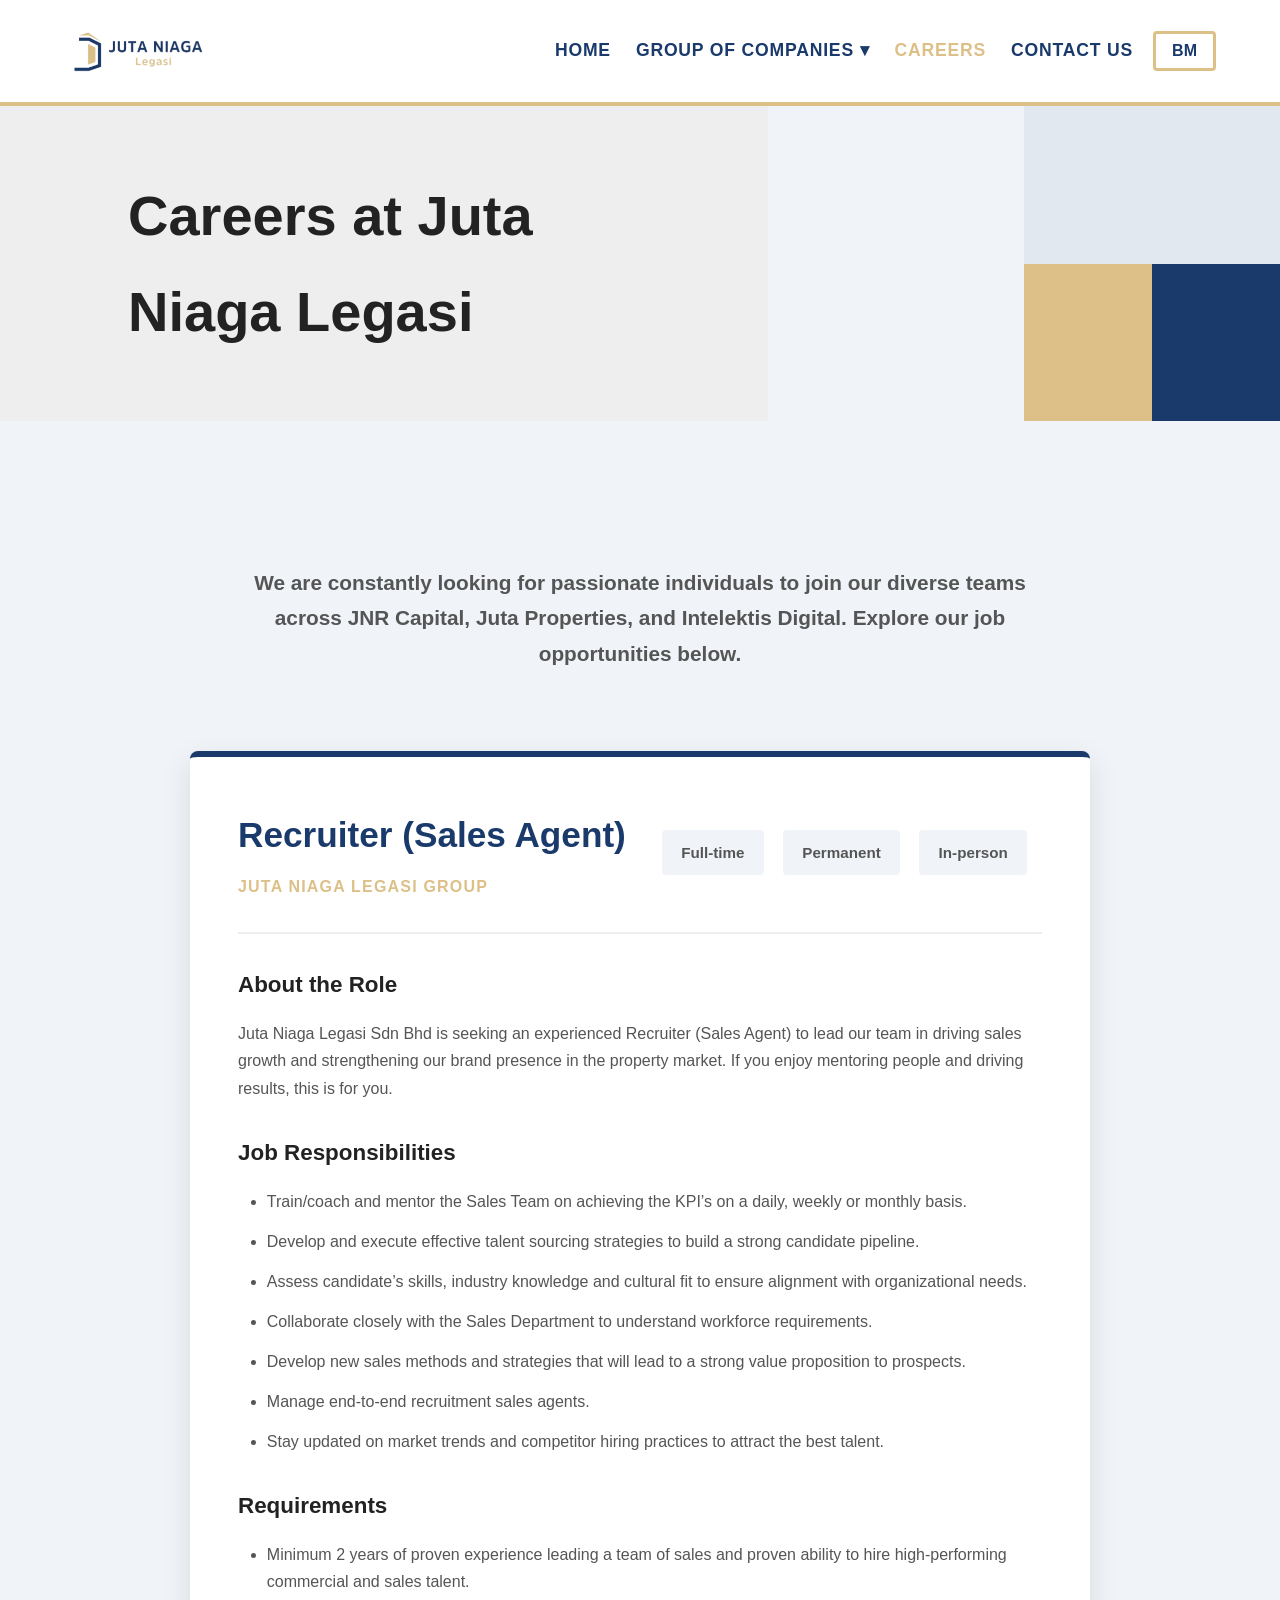
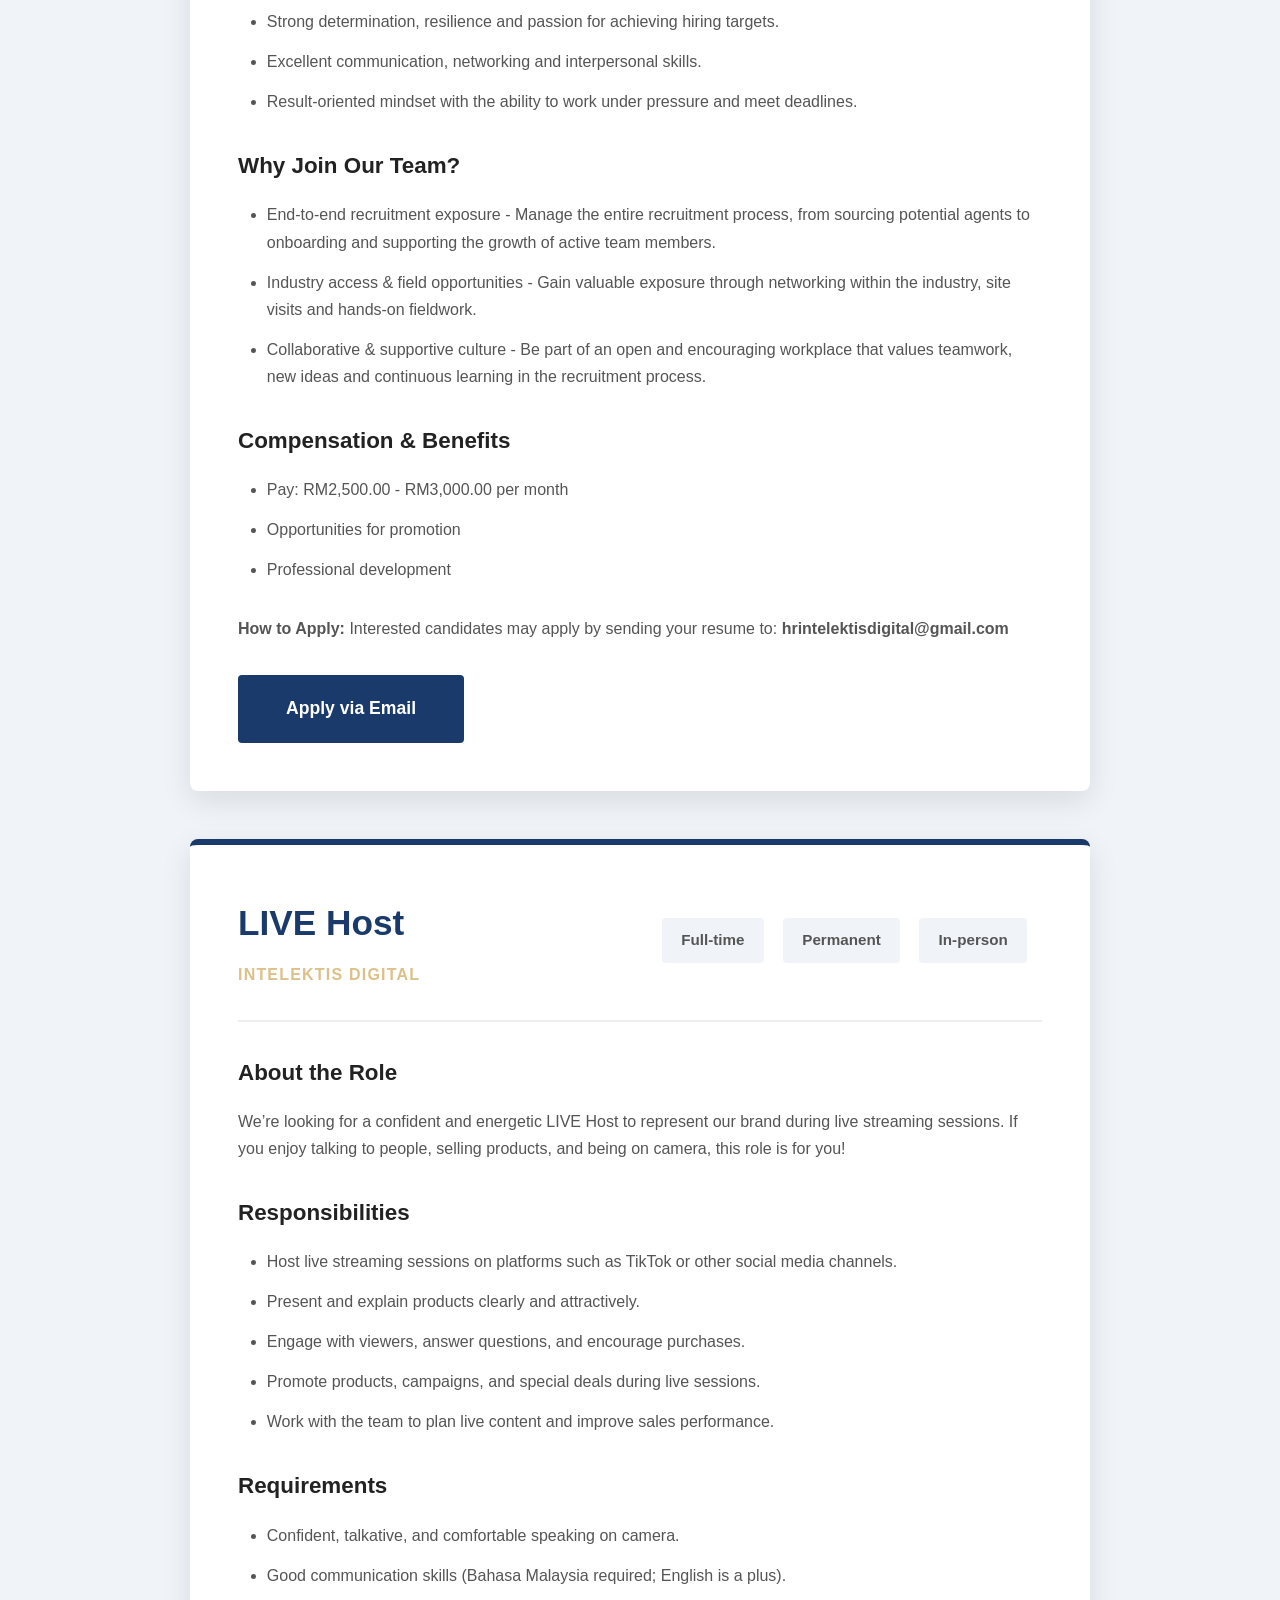
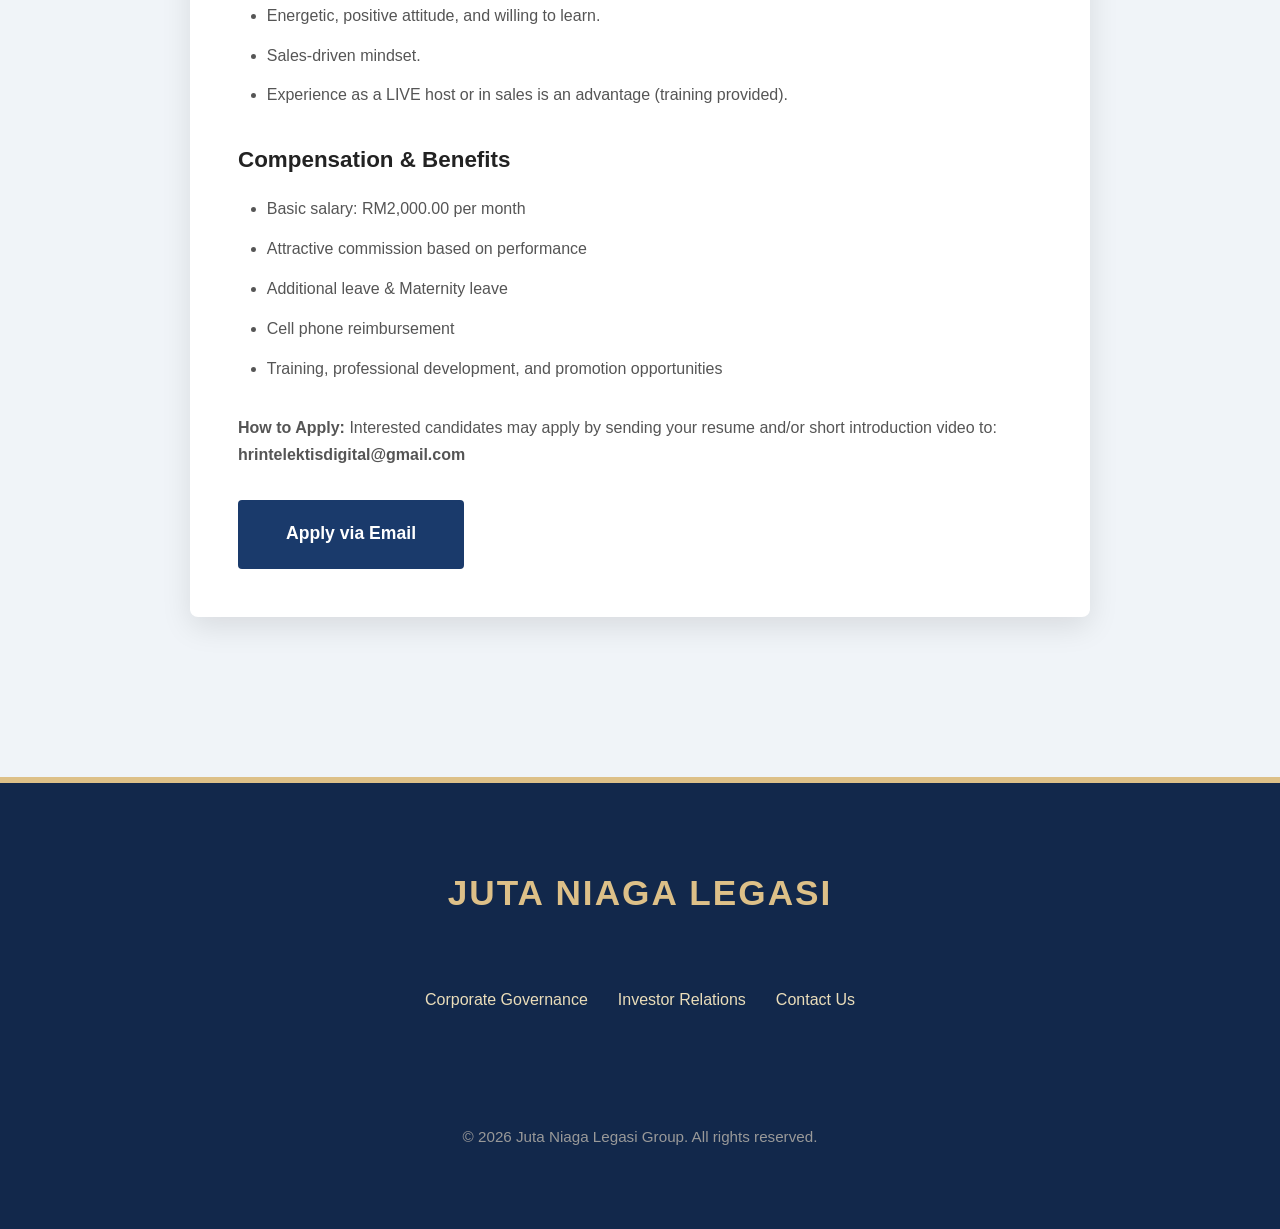
<file: careers-jnl.html>
<!DOCTYPE html>
<html lang="en">
<head>
    <meta charset="UTF-8">
    <meta name="viewport" content="width=device-width, initial-scale=1.0">
    <title>Careers | Juta Niaga Legasi | Authoritative Job Opportunities</title>
    <link rel="stylesheet" href="jnl-main-style.css">
</head>
<body style="background-color: var(--bg-light);">

    <header class="navbar">
        <div class="container nav-container">
            <a href="index-jnl-main.html" class="navbar-logo">
                <img src="jutaniaga-legasi.jpeg" alt="Juta Niaga Legasi Logo">
            </a>
            
            <nav style="display: flex; align-items: center; flex-wrap: wrap; justify-content: center;">
                <ul class="nav-links">
                    <li><a href="index-jnl-main.html" data-en="Home" data-ms="Utama">Home</a></li>
                    
                    <li class="dropdown">
                        <a href="#" class="dropbtn" data-en="Group of Companies ▾" data-ms="Kumpulan Syarikat ▾">Group of Companies ▾</a>
                        <div class="dropdown-content">
                            <a href="index-jnr.html">JNR Capital (Sales)</a>
                            <a href="index-jp.html">Juta Properties</a>
                            <a href="#">Intelektis Digital</a>
                        </div>
                    </li>

                    <li><a href="careers-jnl.html" data-en="Careers" data-ms="Kerjaya" style="color: var(--legasi-gold);">Careers</a></li>
                    <li><a href="contact-jnl.html" data-en="Contact Us" data-ms="Hubungi Kami">Contact Us</a></li>
                </ul>
                <button id="lang-toggle">BM</button>
            </nav>
        </div>
    </header>

    <section class="contact-hero">
        <div class="contact-hero-left">
            <h1 data-en="Careers at Juta Niaga Legasi" data-ms="Kerjaya di Juta Niaga Legasi">Careers at Juta Niaga Legasi</h1>
        </div>
        <div class="contact-hero-right">
            <div class="ch-img" style="background-image: url('https://images.unsplash.com/photo-15222071820081-009f0129c71c?ixlib=rb-4.0.3&auto=format&fit=crop&w=800&q=80');"></div> 
            <div class="ch-gray"></div>
            <div class="ch-gold"></div>
            <div class="ch-blue"></div>
        </div>
    </section>

    <section class="section-padding">
        <div class="container" style="max-width: 900px;">
            <p class="careers-text" style="text-align: center; margin-bottom: 5rem; font-weight: 600;" data-en="We are constantly looking for passionate individuals to join our diverse teams across JNR Capital, Juta Properties, and Intelektis Digital. Explore our job opportunities below." data-ms="Kami sentiasa mencari individu yang bersemangat untuk menyertai pasukan kami yang pelbagai di JNR Capital, Juta Properties, dan Intelektis Digital. Terokai peluang pekerjaan kami di bawah.">We are constantly looking for passionate individuals to join our diverse teams across JNR Capital, Juta Properties, and Intelektis Digital. Explore our job opportunities below.</p>
            
            <div class="job-listing">
                <div class="job-header">
                    <div class="job-title-area">
                        <h3 data-en="Recruiter (Sales Agent)" data-ms="Perekrut (Ejen Jualan)">Recruiter (Sales Agent)</h3>
                        <span class="job-company" data-en="Juta Niaga Legasi Group" data-ms="Kumpulan Juta Niaga Legasi">Juta Niaga Legasi Group</span>
                    </div>
                    <div class="job-tags">
                        <span data-en="Full-time" data-ms="Sepenuh Masa">Full-time</span>
                        <span data-en="Permanent" data-ms="Tetap">Permanent</span>
                        <span data-en="In-person" data-ms="Bersemuka">In-person</span>
                    </div>
                </div>
                <div class="job-details">
                    <h4 data-en="About the Role" data-ms="Mengenai Peranan">About the Role</h4>
                    <p data-en="Juta Niaga Legasi Sdn Bhd is seeking an experienced Recruiter (Sales Agent) to lead our team in driving sales growth and strengthening our brand presence in the property market. If you enjoy mentoring people and driving results, this is for you." data-ms="Juta Niaga Legasi Sdn Bhd sedang mencari Perekrut (Ejen Jualan) yang berpengalaman untuk memimpin pasukan kami dalam memacu pertumbuhan jualan dan mengukuhkan kehadiran jenama kami dalam pasaran hartanah. Jika anda suka membimbing orang dan memacu keputusan, ini adalah untuk anda.">Juta Niaga Legasi Sdn Bhd is seeking an experienced Recruiter (Sales Agent) to lead our team in driving sales growth and strengthening our brand presence in the property market. If you enjoy mentoring people and driving results, this is for you.</p>
                    
                    <h4 data-en="Job Responsibilities" data-ms="Tanggungjawab Pekerjaan">Job Responsibilities</h4>
                    <ul>
                        <li data-en="Train/coach and mentor the Sales Team on achieving the KPI’s on a daily, weekly or monthly basis." data-ms="Latih/bimbing dan mentor Pasukan Jualan untuk mencapai KPI secara harian, mingguan atau bulanan.">Train/coach and mentor the Sales Team on achieving the KPI’s on a daily, weekly or monthly basis.</li>
                        <li data-en="Develop and execute effective talent sourcing strategies to build a strong candidate pipeline." data-ms="Bangunkan dan laksanakan strategi pencarian bakat yang berkesan untuk membina saluran calon yang kukuh.">Develop and execute effective talent sourcing strategies to build a strong candidate pipeline.</li>
                        <li data-en="Assess candidate’s skills, industry knowledge and cultural fit to ensure alignment with organizational needs." data-ms="Menilai kemahiran, pengetahuan industri dan kesesuaian budaya calon untuk memastikan ia sejajar dengan keperluan organisasi.">Assess candidate’s skills, industry knowledge and cultural fit to ensure alignment with organizational needs.</li>
                        <li data-en="Collaborate closely with the Sales Department to understand workforce requirements." data-ms="Bekerjasama rapat dengan Jabatan Jualan untuk memahami keperluan tenaga kerja.">Collaborate closely with the Sales Department to understand workforce requirements.</li>
                        <li data-en="Develop new sales methods and strategies that will lead to a strong value proposition to prospects." data-ms="Bangunkan kaedah dan strategi jualan baharu yang akan membawa kepada cadangan nilai yang kukuh kepada prospek.">Develop new sales methods and strategies that will lead to a strong value proposition to prospects.</li>
                        <li data-en="Manage end-to-end recruitment sales agents." data-ms="Menguruskan pengambilan ejen jualan dari awal hingga akhir.">Manage end-to-end recruitment sales agents.</li>
                        <li data-en="Stay updated on market trends and competitor hiring practices to attract the best talent." data-ms="Sentiasa peka dengan trend pasaran dan amalan pengambilan pekerja pesaing untuk menarik bakat terbaik.">Stay updated on market trends and competitor hiring practices to attract the best talent.</li>
                    </ul>

                    <h4 data-en="Requirements" data-ms="Kelayakan">Requirements</h4>
                    <ul>
                        <li data-en="Minimum 2 years of proven experience leading a team of sales and proven ability to hire high-performing commercial and sales talent." data-ms="Minimum 2 tahun pengalaman terbukti memimpin pasukan jualan dan kebolehan terbukti untuk mengambil bakat komersial dan jualan berprestasi tinggi.">Minimum 2 years of proven experience leading a team of sales and proven ability to hire high-performing commercial and sales talent.</li>
                        <li data-en="Strong determination, resilience and passion for achieving hiring targets." data-ms="Keazaman, ketahanan dan keghairahan yang kuat untuk mencapai sasaran pengambilan pekerja.">Strong determination, resilience and passion for achieving hiring targets.</li>
                        <li data-en="Excellent communication, networking and interpersonal skills." data-ms="Kemahiran komunikasi, rangkaian dan interpersonal yang cemerlang.">Excellent communication, networking and interpersonal skills.</li>
                        <li data-en="Result-oriented mindset with the ability to work under pressure and meet deadlines." data-ms="Minda berorientasikan hasil dengan keupayaan untuk bekerja di bawah tekanan dan memenuhi tarikh akhir.">Result-oriented mindset with the ability to work under pressure and meet deadlines.</li>
                    </ul>

                    <h4 data-en="Why Join Our Team?" data-ms="Sebab Menyertai Pasukan Kami?">Why Join Our Team?</h4>
                    <ul>
                        <li data-en="End-to-end recruitment exposure - Manage the entire recruitment process, from sourcing potential agents to onboarding and supporting the growth of active team members." data-ms="Pendedahan pengambilan menyeluruh - Menguruskan keseluruhan proses pengambilan, dari mencari ejen berpotensi hingga pendaftaran dan menyokong pertumbuhan ahli pasukan yang aktif.">End-to-end recruitment exposure - Manage the entire recruitment process, from sourcing potential agents to onboarding and supporting the growth of active team members.</li>
                        <li data-en="Industry access & field opportunities - Gain valuable exposure through networking within the industry, site visits and hands-on fieldwork." data-ms="Akses industri & peluang lapangan - Dapatkan pendedahan berharga melalui rangkaian dalam industri, lawatan tapak dan kerja lapangan secara langsung.">Industry access & field opportunities - Gain valuable exposure through networking within the industry, site visits and hands-on fieldwork.</li>
                        <li data-en="Collaborative & supportive culture - Be part of an open and encouraging workplace that values teamwork, new ideas and continuous learning in the recruitment process." data-ms="Budaya kolaboratif & sokongan - Menjadi sebahagian daripada tempat kerja yang terbuka dan menggalakkan yang menghargai kerja berpasukan, idea baharu dan pembelajaran berterusan dalam proses pengambilan.">Collaborative & supportive culture - Be part of an open and encouraging workplace that values teamwork, new ideas and continuous learning in the recruitment process.</li>
                    </ul>

                    <h4 data-en="Compensation & Benefits" data-ms="Pampasan & Manfaat">Compensation & Benefits</h4>
                    <ul>
                        <li data-en="Pay: RM2,500.00 - RM3,000.00 per month" data-ms="Gaji: RM2,500.00 - RM3,000.00 sebulan">Pay: RM2,500.00 - RM3,000.00 per month</li>
                        <li data-en="Opportunities for promotion" data-ms="Peluang kenaikan pangkat">Opportunities for promotion</li>
                        <li data-en="Professional development" data-ms="Pembangunan profesional">Professional development</li>
                    </ul>

                    <p style="margin-top: 2rem;" data-en="<strong>How to Apply:</strong> Interested candidates may apply by sending your resume to: <strong>hrintelektisdigital@gmail.com</strong>" data-ms="<strong>Cara Memohon:</strong> Calon yang berminat boleh memohon dengan menghantar resume ke: <strong>hrintelektisdigital@gmail.com</strong>"><strong>How to Apply:</strong> Interested candidates may apply by sending your resume to: <strong>hrintelektisdigital@gmail.com</strong></p>
                    
                    <a href="mailto:hrintelektisdigital@gmail.com" class="apply-btn" data-en="Apply via Email" data-ms="Mohon melalui E-mel">Apply via Email</a>
                </div>
            </div>

            <div class="job-listing">
                <div class="job-header">
                    <div class="job-title-area">
                        <h3 data-en="LIVE Host" data-ms="Hos LIVE">LIVE Host</h3>
                        <span class="job-company">Intelektis Digital</span>
                    </div>
                    <div class="job-tags">
                        <span data-en="Full-time" data-ms="Sepenuh Masa">Full-time</span>
                        <span data-en="Permanent" data-ms="Tetap">Permanent</span>
                        <span data-en="In-person" data-ms="Bersemuka">In-person</span>
                    </div>
                </div>
                <div class="job-details">
                    <h4 data-en="About the Role" data-ms="Mengenai Peranan">About the Role</h4>
                    <p data-en="We’re looking for a confident and energetic LIVE Host to represent our brand during live streaming sessions. If you enjoy talking to people, selling products, and being on camera, this role is for you!" data-ms="Kami sedang mencari Hos LIVE yang yakin dan bertenaga untuk mewakili jenama kami semasa sesi siaran langsung. Jika anda suka bersembang dengan orang, menjual produk, dan berada di hadapan kamera, peranan ini adalah untuk anda!">We’re looking for a confident and energetic LIVE Host to represent our brand during live streaming sessions. If you enjoy talking to people, selling products, and being on camera, this role is for you!</p>
                    
                    <h4 data-en="Responsibilities" data-ms="Tanggungjawab">Responsibilities</h4>
                    <ul>
                        <li data-en="Host live streaming sessions on platforms such as TikTok or other social media channels." data-ms="Mengendalikan sesi siaran langsung di platform seperti TikTok atau saluran media sosial lain.">Host live streaming sessions on platforms such as TikTok or other social media channels.</li>
                        <li data-en="Present and explain products clearly and attractively." data-ms="Mempamerkan dan menerangkan produk dengan jelas dan menarik.">Present and explain products clearly and attractively.</li>
                        <li data-en="Engage with viewers, answer questions, and encourage purchases." data-ms="Berinteraksi dengan penonton, menjawab soalan, dan menggalakkan pembelian.">Engage with viewers, answer questions, and encourage purchases.</li>
                        <li data-en="Promote products, campaigns, and special deals during live sessions." data-ms="Mempromosikan produk, kempen, dan tawaran istimewa semasa sesi live.">Promote products, campaigns, and special deals during live sessions.</li>
                        <li data-en="Work with the team to plan live content and improve sales performance." data-ms="Bekerjasama dengan pasukan untuk merancang kandungan live dan meningkatkan prestasi jualan.">Work with the team to plan live content and improve sales performance.</li>
                    </ul>

                    <h4 data-en="Requirements" data-ms="Kelayakan">Requirements</h4>
                    <ul>
                        <li data-en="Confident, talkative, and comfortable speaking on camera." data-ms="Yakin, peramah, dan selesa bercakap di hadapan kamera.">Confident, talkative, and comfortable speaking on camera.</li>
                        <li data-en="Good communication skills (Bahasa Malaysia required; English is a plus)." data-ms="Kemahiran komunikasi yang baik (Bahasa Malaysia diwajibkan; Bahasa Inggeris adalah satu kelebihan).">Good communication skills (Bahasa Malaysia required; English is a plus).</li>
                        <li data-en="Energetic, positive attitude, and willing to learn." data-ms="Bertenaga, bersikap positif, dan sedia untuk belajar.">Energetic, positive attitude, and willing to learn.</li>
                        <li data-en="Sales-driven mindset." data-ms="Mempunyai minda yang dipacu jualan.">Sales-driven mindset.</li>
                        <li data-en="Experience as a LIVE host or in sales is an advantage (training provided)." data-ms="Pengalaman sebagai hos LIVE atau dalam jualan adalah satu kelebihan (latihan disediakan).">Experience as a LIVE host or in sales is an advantage (training provided).</li>
                    </ul>

                    <h4 data-en="Compensation & Benefits" data-ms="Pampasan & Manfaat">Compensation & Benefits</h4>
                    <ul>
                        <li data-en="Basic salary: RM2,000.00 per month" data-ms="Gaji asas: RM2,000.00 sebulan">Basic salary: RM2,000.00 per month</li>
                        <li data-en="Attractive commission based on performance" data-ms="Komisen menarik berdasarkan prestasi">Attractive commission based on performance</li>
                        <li data-en="Additional leave & Maternity leave" data-ms="Cuti tambahan & Cuti bersalin">Additional leave & Maternity leave</li>
                        <li data-en="Cell phone reimbursement" data-ms="Tuntutan telefon bimbit">Cell phone reimbursement</li>
                        <li data-en="Training, professional development, and promotion opportunities" data-ms="Latihan, pembangunan profesional, dan peluang kenaikan pangkat">Training, professional development, and promotion opportunities</li>
                    </ul>

                    <p style="margin-top: 2rem;" data-en="<strong>How to Apply:</strong> Interested candidates may apply by sending your resume and/or short introduction video to: <strong>hrintelektisdigital@gmail.com</strong>" data-ms="<strong>Cara Memohon:</strong> Calon yang berminat boleh memohon dengan menghantar resume dan/atau video pengenalan ringkas ke: <strong>hrintelektisdigital@gmail.com</strong>"><strong>How to Apply:</strong> Interested candidates may apply by sending your resume and/or short introduction video to: <strong>hrintelektisdigital@gmail.com</strong></p>
                    
                    <a href="mailto:hrintelektisdigital@gmail.com" class="apply-btn" data-en="Apply via Email" data-ms="Mohon melalui E-mel">Apply via Email</a>
                </div>
            </div>

        </div>
    </section>

    <footer class="footer">
        <div class="container footer-container">
            <h2>JUTA NIAGA LEGASI</h2>
            <ul class="footer-links">
                <li><a href="#" data-en="Corporate Governance" data-ms="Tatakeraja Korporat">Corporate Governance</a></li>
                <li><a href="#" data-en="Investor Relations" data-ms="Hubungan Pelabur">Investor Relations</a></li>
                <li><a href="contact-jnl.html" data-en="Contact Us" data-ms="Hubungi Kami">Contact Us</a></li>
            </ul>
            <p class="copyright" data-en="&copy; 2026 Juta Niaga Legasi Group. All rights reserved." data-ms="&copy; 2026 Kumpulan Juta Niaga Legasi. Hak cipta terpelihara.">
                <img src="jutaniaga-legasi.jpeg" alt="JNL Icon" style="height: 35px; width: auto; vertical-align: middle; margin-right: 12px; filter: brightness(0) invert(1); opacity: 0.7;">
                &copy; 2026 Juta Niaga Legasi Group. All rights reserved.
            </p>
        </div>
    </footer>

    <script>
        document.addEventListener('DOMContentLoaded', () => {
            const langToggle = document.getElementById('lang-toggle');
            let currentLang = localStorage.getItem('mainSiteLang') || 'en';

            const updateLanguage = (lang) => {
                if(langToggle) langToggle.innerText = lang === 'en' ? 'BM' : 'EN';
                document.querySelectorAll('[data-en][data-ms]').forEach(elem => {
                    if (elem.hasAttribute('placeholder')) {
                         elem.placeholder = elem.getAttribute(`data-${lang}`);
                    } else {
                         elem.innerHTML = elem.getAttribute(`data-${lang}`);
                    }
                });
            };

            updateLanguage(currentLang);

            if(langToggle) {
                langToggle.addEventListener('click', () => {
                    currentLang = currentLang === 'en' ? 'ms' : 'en';
                    localStorage.setItem('mainSiteLang', currentLang);
                    updateLanguage(currentLang);
                });
            }
        });
    </script>
</body>
</html>
</file>
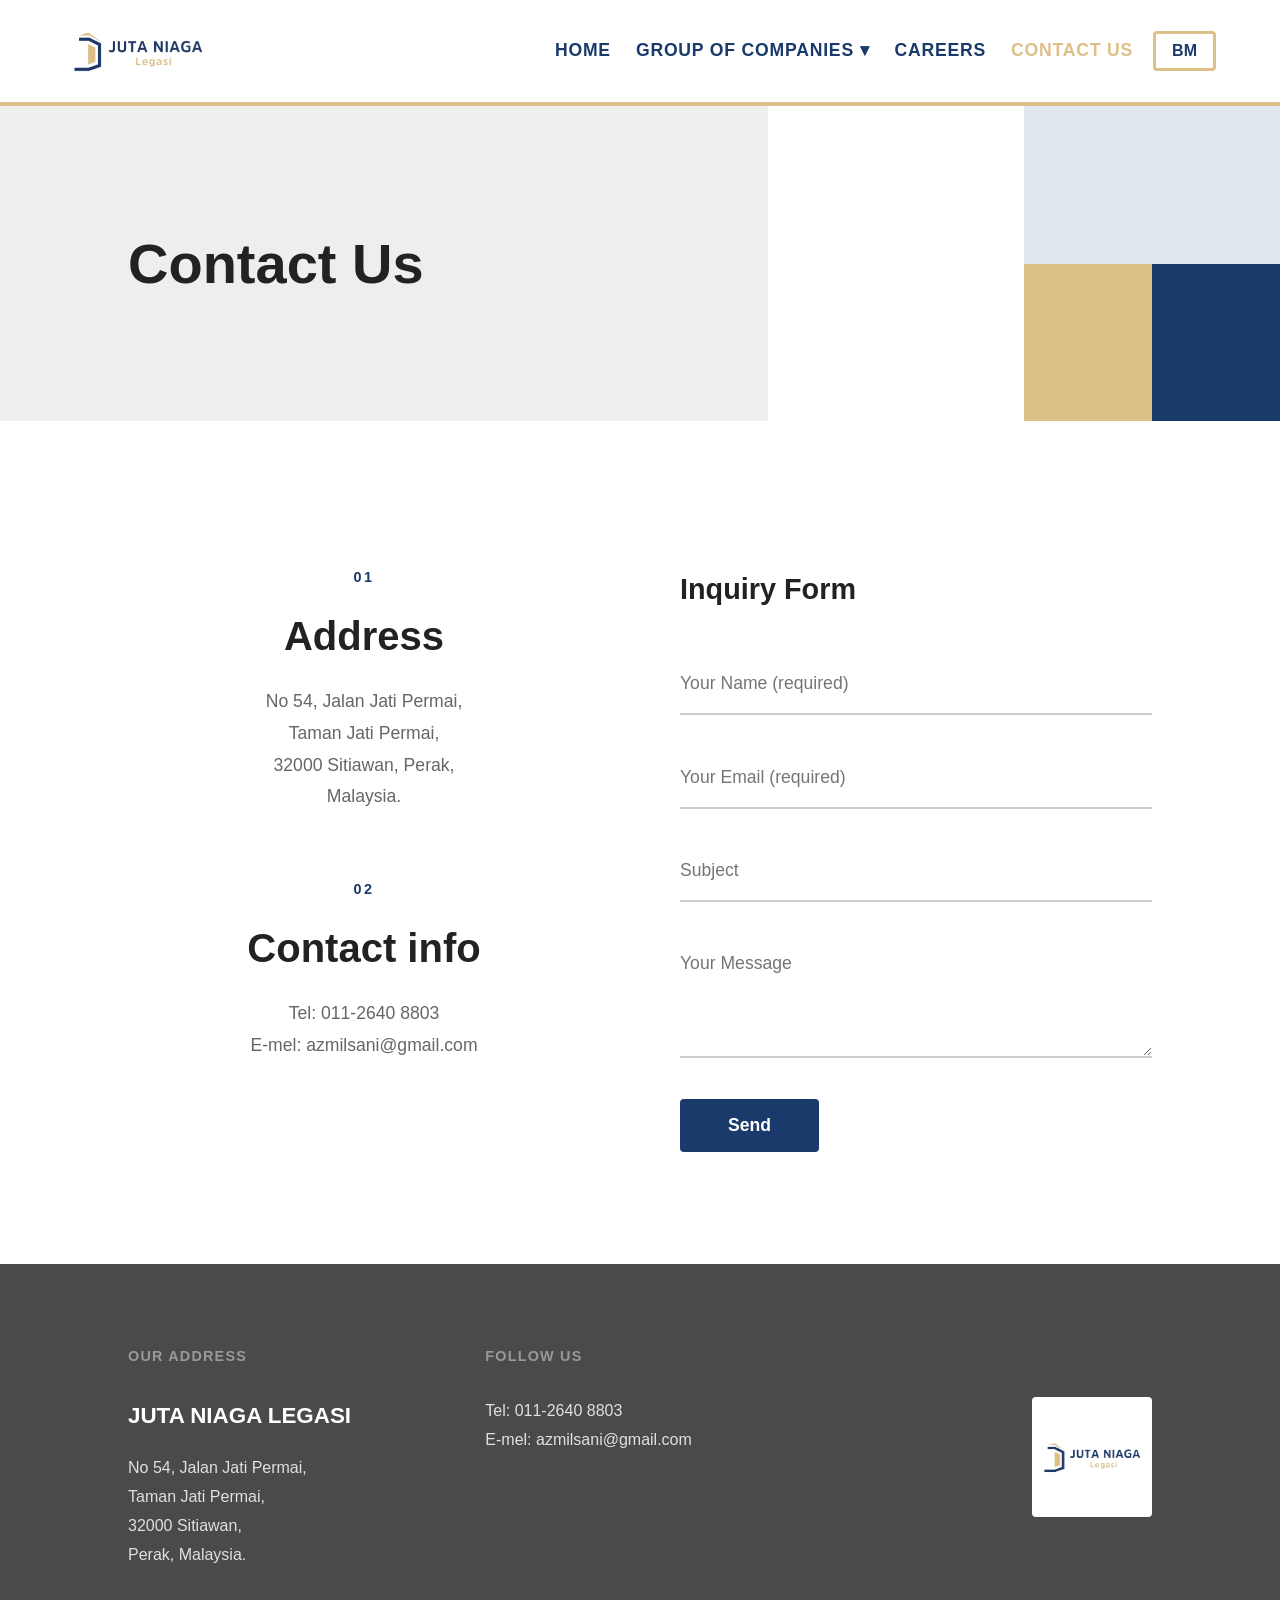
<file: contact-jnl.html>
<!DOCTYPE html>
<html lang="en">
<head>
    <meta charset="UTF-8">
    <meta name="viewport" content="width=device-width, initial-scale=1.0">
    <title>Contact Us | Juta Niaga Legasi</title>
    <link rel="stylesheet" href="jnl-main-style.css">
</head>
<body>

    <header class="navbar">
        <div class="container nav-container">
            <a href="index-jnl-main.html" class="navbar-logo">
                <img src="jutaniaga-legasi.jpeg" alt="Juta Niaga Legasi Logo">
            </a>
            
            <nav style="display: flex; align-items: center; flex-wrap: wrap; justify-content: center;">
                <ul class="nav-links">
                    <li><a href="index-jnl-main.html" data-en="Home" data-ms="Utama">Home</a></li>
                    
                    <li class="dropdown">
                        <a href="#" class="dropbtn" data-en="Group of Companies ▾" data-ms="Kumpulan Syarikat ▾">Group of Companies ▾</a>
                        <div class="dropdown-content">
                            <a href="index-jnr.html">JNR Capital (Sales)</a>
                            <a href="index-jp.html">Juta Properties</a>
                            <a href="#">Intelektis Digital</a>
                        </div>
                    </li>

                    <li><a href="careers-jnl.html" data-en="Careers" data-ms="Kerjaya">Careers</a></li>
                    <li><a href="contact-jnl.html" data-en="Contact Us" data-ms="Hubungi Kami" style="color: var(--legasi-gold);">Contact Us</a></li>
                </ul>
                <button id="lang-toggle">BM</button>
            </nav>
        </div>
    </header>

    <section class="contact-hero">
        <div class="contact-hero-left">
            <h1 data-en="Contact Us" data-ms="Hubungi Kami">Contact Us</h1>
        </div>
        <div class="contact-hero-right">
            <div class="ch-img"></div>
            <div class="ch-gray"></div>
            <div class="ch-gold"></div>
            <div class="ch-blue"></div>
        </div>
    </section>

    <section class="contact-grid">
        
        <div class="contact-info-col">
            <div class="info-block">
                <span class="info-num">01</span>
                <h3 data-en="Address" data-ms="Alamat">Address</h3>
                <p>
                    No 54, Jalan Jati Permai,<br>
                    Taman Jati Permai,<br>
                    32000 Sitiawan, Perak,<br>
                    Malaysia.
                </p>
            </div>

            <div class="info-block">
                <span class="info-num">02</span>
                <h3 data-en="Contact info" data-ms="Maklumat Perhubungan">Contact info</h3>
                <p>
                    Tel: 011-2640 8803<br>
                    E-mel: azmilsani@gmail.com
                </p>
            </div>
        </div>

        <div class="contact-form-col">
            <h3 class="form-title" data-en="Inquiry Form" data-ms="Borang Pertanyaan">Inquiry Form</h3>
            <form class="inquiry-form" action="#" method="POST">
                <input type="text" name="name" placeholder="Your Name (required)" data-en="Your Name (required)" data-ms="Nama Anda (diperlukan)" required>
                <input type="email" name="email" placeholder="Your Email (required)" data-en="Your Email (required)" data-ms="E-mel Anda (diperlukan)" required>
                <input type="text" name="subject" placeholder="Subject" data-en="Subject" data-ms="Subjek">
                <textarea name="message" placeholder="Your Message" data-en="Your Message" data-ms="Mesej Anda" rows="4" required></textarea>
                <button type="submit" class="btn-send" data-en="Send" data-ms="Hantar">Send</button>
            </form>
        </div>

    </section>

    <footer class="footer-modern">
        <div class="footer-grid">
            <div class="footer-col">
                <h5 data-en="OUR ADDRESS" data-ms="ALAMAT KAMI">OUR ADDRESS</h5>
                <h3 data-en="JUTA NIAGA LEGASI" data-ms="JUTA NIAGA LEGASI">JUTA NIAGA LEGASI</h3>
                <p>No 54, Jalan Jati Permai,<br>Taman Jati Permai,<br>32000 Sitiawan,<br>Perak, Malaysia.</p>
            </div>
            <div class="footer-col">
                <h5 data-en="FOLLOW US" data-ms="IKUTI KAMI">FOLLOW US</h5>
                <p>Tel: 011-2640 8803<br>E-mel: azmilsani@gmail.com</p>
            </div>
            <div class="footer-col footer-logo">
                <img src="jutaniaga-legasi.jpeg" alt="Juta Niaga Legasi Logo">
            </div>
        </div>
    </footer>

    <script>
        document.addEventListener('DOMContentLoaded', () => {
            const langToggle = document.getElementById('lang-toggle');
            let currentLang = localStorage.getItem('mainSiteLang') || 'en';

            const updateLanguage = (lang) => {
                if(langToggle) langToggle.innerText = lang === 'en' ? 'BM' : 'EN';
                document.querySelectorAll('[data-en][data-ms]').forEach(elem => {
                    if (elem.hasAttribute('placeholder')) {
                         elem.placeholder = elem.getAttribute(`data-${lang}`);
                    } else {
                         elem.innerHTML = elem.getAttribute(`data-${lang}`);
                    }
                });
            };

            updateLanguage(currentLang);

            if(langToggle) {
                langToggle.addEventListener('click', () => {
                    currentLang = currentLang === 'en' ? 'ms' : 'en';
                    localStorage.setItem('mainSiteLang', currentLang);
                    updateLanguage(currentLang);
                });
            }
        });
    </script>
</body>
</html>
</file>
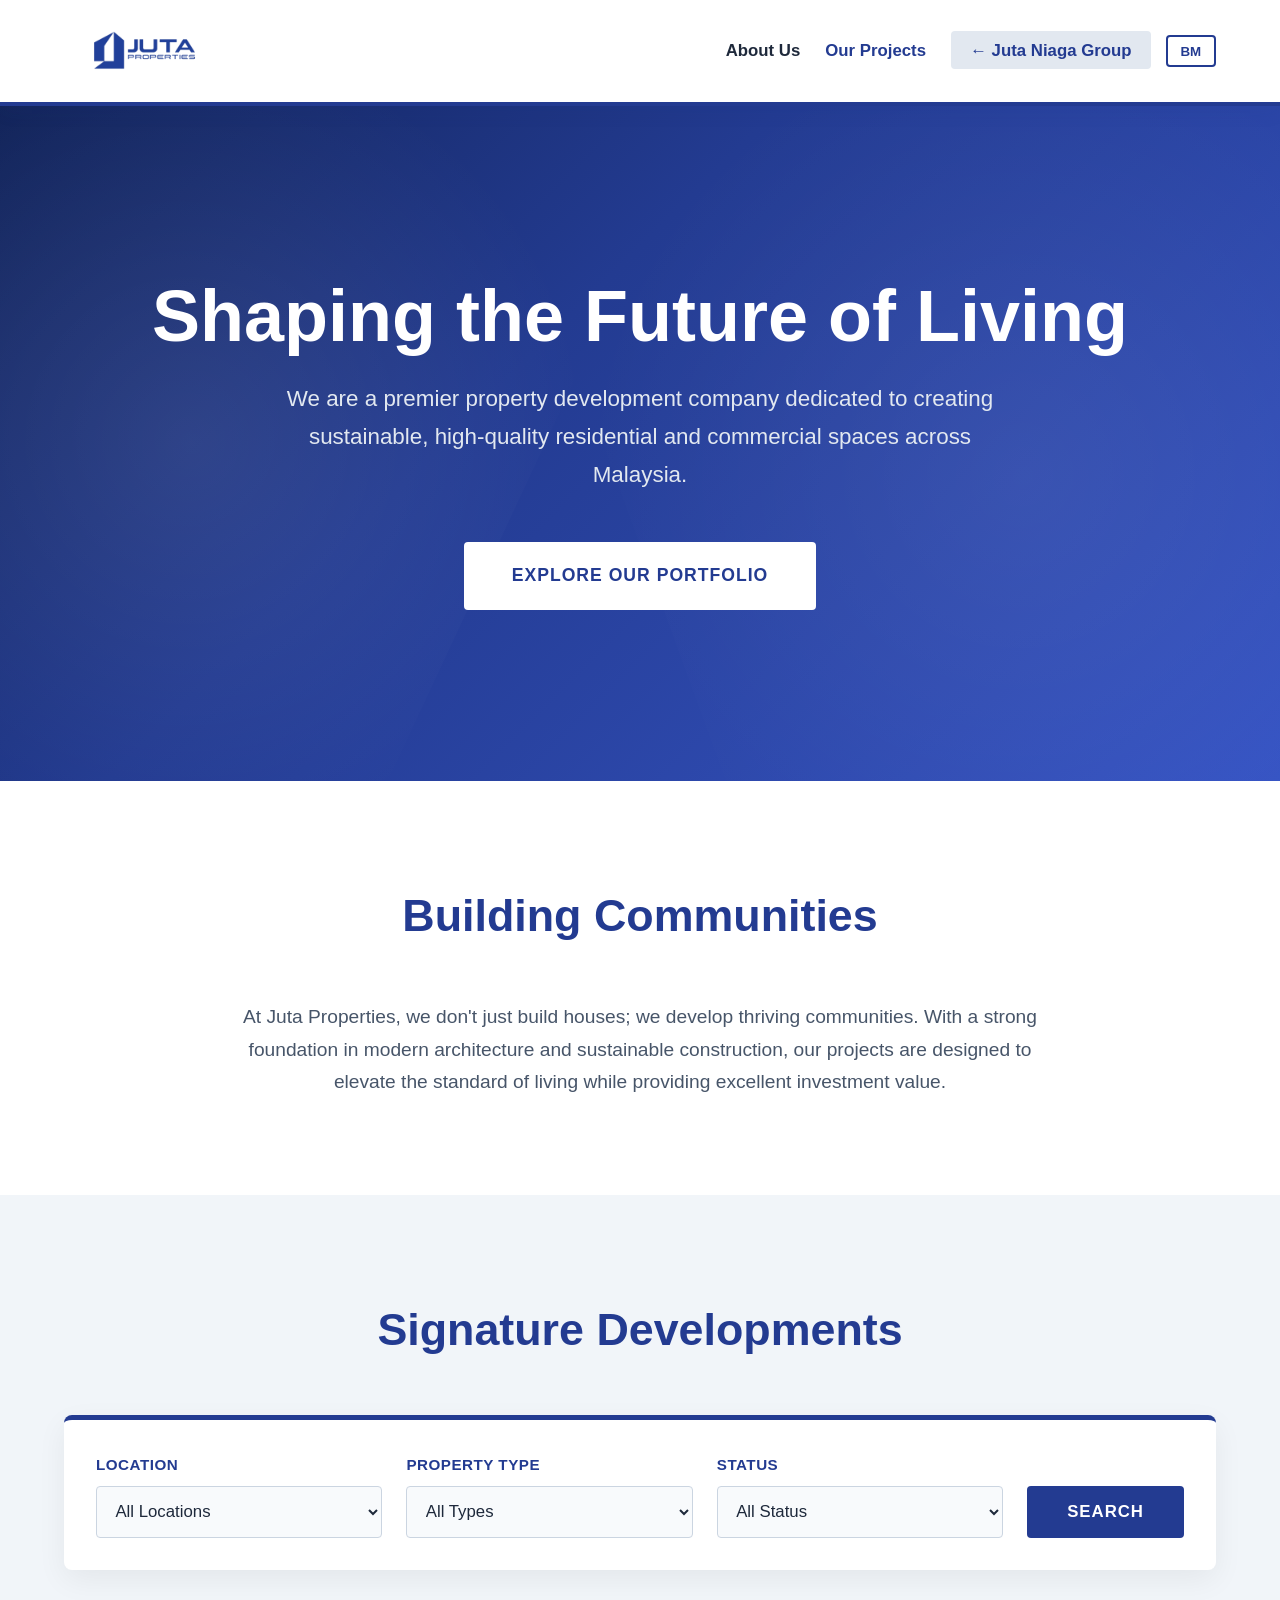
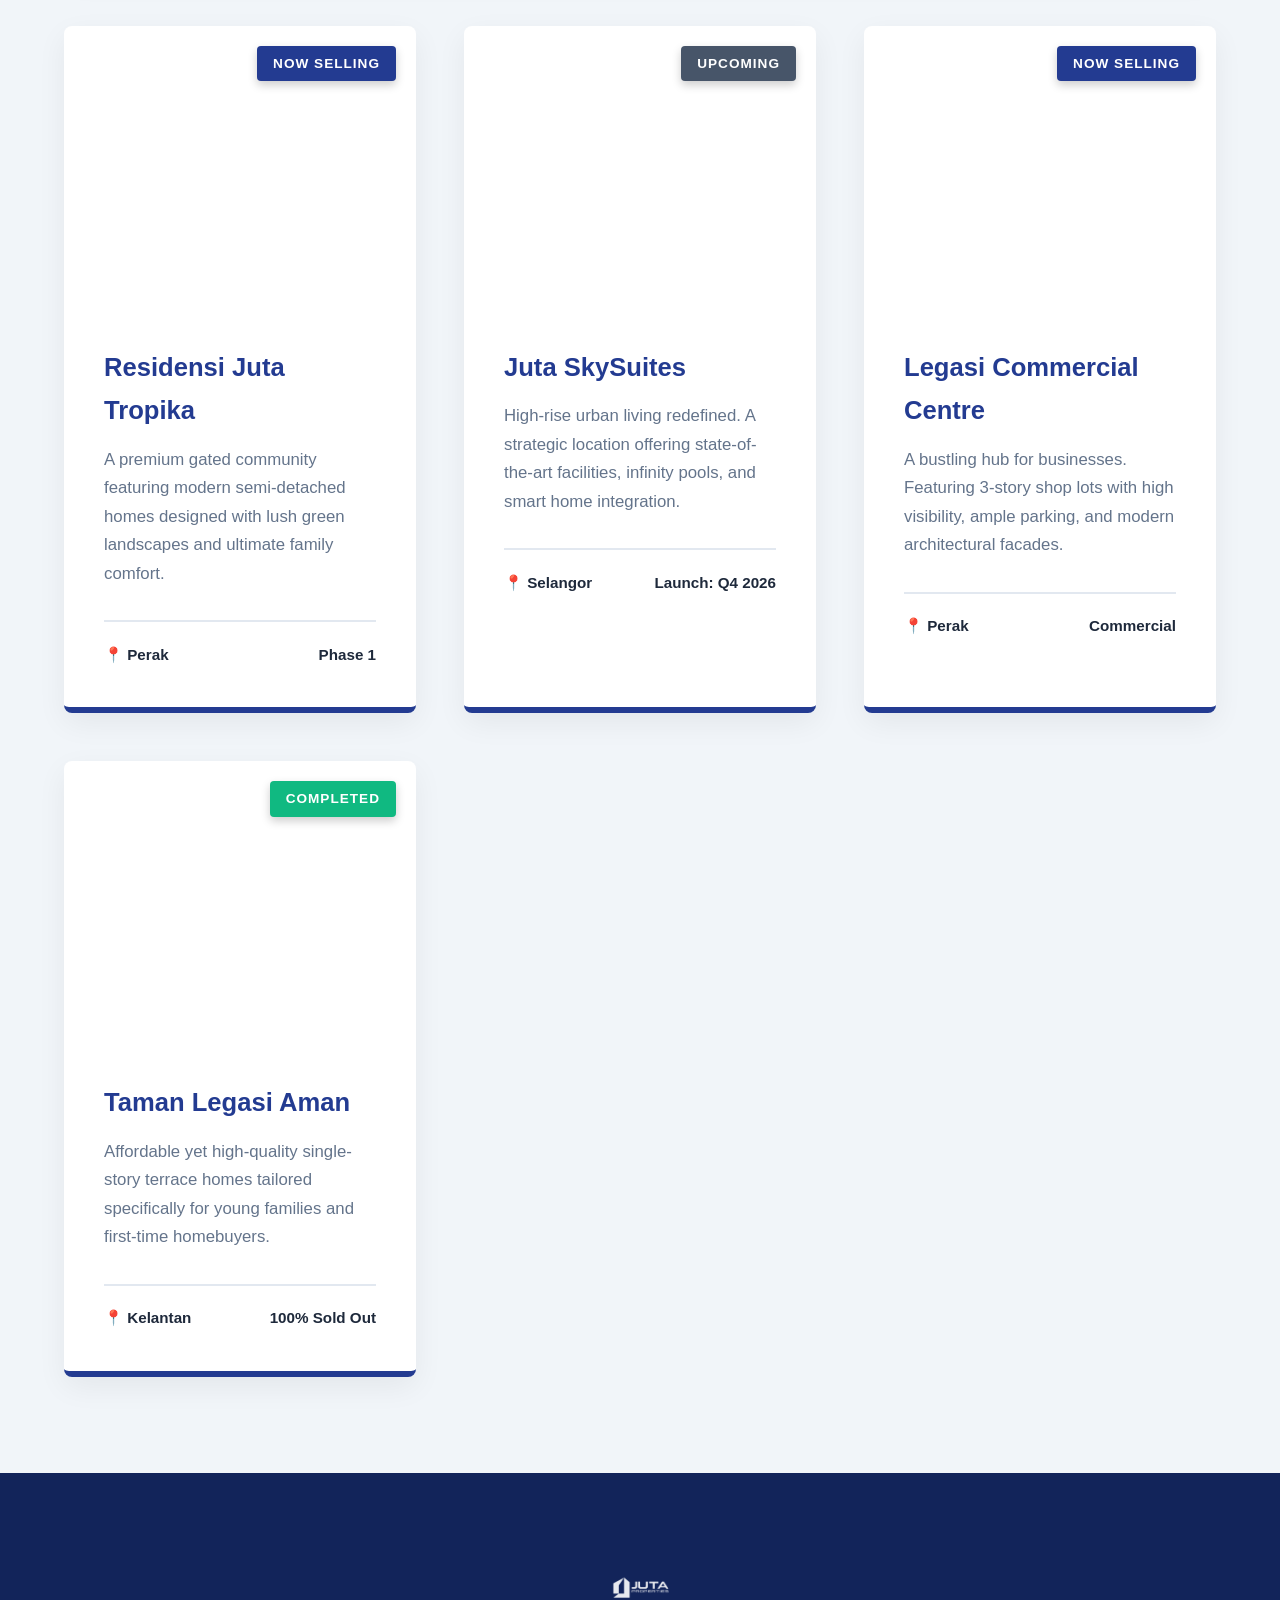
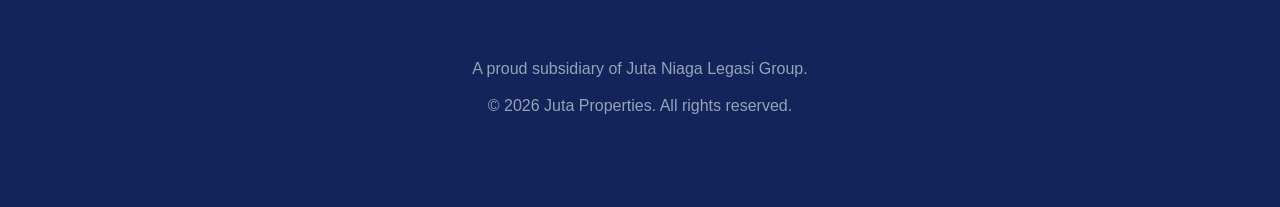
<file: index-jp.html>
<!DOCTYPE html>
<html lang="en">

<head>
    <meta charset="UTF-8">
    <meta name="viewport" content="width=device-width, initial-scale=1.0">
    <title>Juta Properties | Development & Construction</title>
    <link rel="stylesheet" href="jp-style.css">
</head>

<body>

    <!-- NAVBAR -->
    <header class="navbar">
        <div class="container nav-container">
            <a href="index-jp.html" class="navbar-logo">
                <img src="jp-logo.jpeg" alt="Juta Properties Logo">
            </a>

            <nav style="display: flex; align-items: center; flex-wrap: wrap; justify-content: center;">
                <ul class="nav-links">
                    <li><a href="#about" data-en="About Us" data-ms="Tentang Kami">About Us</a></li>
                    <li><a href="#developments" data-en="Our Projects" data-ms="Projek Kami"
                            style="color: var(--jp-blue);">Our Projects</a></li>
                    <li><a href="index-jnl-main.html" class="btn-back-group" data-en="&larr; Juta Niaga Group"
                            data-ms="&larr; Kumpulan Juta Niaga">&larr; Juta Niaga Group</a></li>
                </ul>
                <button id="lang-toggle">BM</button>
            </nav>
        </div>
    </header>

    <!-- HERO SECTION -->
    <section class="hero">
        <div class="container hero-content">
            <h1 data-en="Shaping the Future of Living" data-ms="Membentuk Masa Depan Kehidupan">Shaping the Future of
                Living</h1>
            <p data-en="We are a premier property development company dedicated to creating sustainable, high-quality residential and commercial spaces across Malaysia."
                data-ms="Kami adalah syarikat pembangunan hartanah perdana yang berdedikasi untuk mencipta ruang kediaman dan komersial yang mampan dan berkualiti tinggi di seluruh Malaysia.">
                We are a premier property development company dedicated to creating sustainable, high-quality
                residential and commercial spaces across Malaysia.</p>
            <a href="#developments" class="btn-primary" data-en="Explore Our Portfolio"
                data-ms="Terokai Portfolio Kami">Explore Our Portfolio</a>
        </div>
    </section>

    <!-- ABOUT US SECTION -->
    <section id="about" class="section-padding about-jp">
        <div class="container">
            <h2 class="section-title" data-en="Building Communities" data-ms="Membina Komuniti">Building Communities
            </h2>
            <p data-en="At Juta Properties, we don't just build houses; we develop thriving communities. With a strong foundation in modern architecture and sustainable construction, our projects are designed to elevate the standard of living while providing excellent investment value."
                data-ms="Di Juta Properties, kami bukan sekadar membina rumah; kami membangunkan komuniti yang berkembang maju. Dengan asas yang kukuh dalam seni bina moden dan pembinaan mampan, projek kami direka bentuk untuk meningkatkan taraf hidup sambil memberikan nilai pelaburan yang cemerlang.">
                At Juta Properties, we don't just build houses; we develop thriving communities. With a strong
                foundation in modern architecture and sustainable construction, our projects are designed to elevate the
                standard of living while providing excellent investment value.</p>
        </div>
    </section>

    <!-- DEVELOPMENTS SECTION -->
    <section id="developments" class="section-padding" style="background-color: #f1f5f9;">
        <div class="container">
            <h2 class="section-title" data-en="Signature Developments" data-ms="Pembangunan Tandatangan">Signature
                Developments</h2>

            <div class="property-filter">
                <div class="filter-group">
                    <label data-en="Location" data-ms="Lokasi">Location</label>
                    <select>
                        <option value="all" data-en="All Locations" data-ms="Semua Lokasi">All Locations</option>
                        <option value="perak">Perak</option>
                        <option value="selangor">Selangor</option>
                        <option value="kelantan">Kelantan</option>
                    </select>
                </div>
                <div class="filter-group">
                    <label data-en="Property Type" data-ms="Jenis Hartanah">Property Type</label>
                    <select>
                        <option value="all" data-en="All Types" data-ms="Semua Jenis">All Types</option>
                        <option value="residential" data-en="Residential" data-ms="Kediaman">Residential</option>
                        <option value="highrise" data-en="High-Rise" data-ms="Bertingkat Tinggi">High-Rise</option>
                        <option value="commercial" data-en="Commercial" data-ms="Komersial">Commercial</option>
                    </select>
                </div>
                <div class="filter-group">
                    <label data-en="Status" data-ms="Status">Status</label>
                    <select>
                        <option value="all" data-en="All Status" data-ms="Semua Status">All Status</option>
                        <option value="selling" data-en="Now Selling" data-ms="Kini Dibuka">Now Selling</option>
                        <option value="upcoming" data-en="Upcoming" data-ms="Akan Datang">Upcoming</option>
                        <option value="completed" data-en="Completed" data-ms="Siap Sepenuhnya">Completed</option>
                    </select>
                </div>
                <button class="btn-filter" data-en="Search" data-ms="Cari">Search</button>
            </div>

            <div class="dev-grid">

                <div class="dev-card">
                    <div class="dev-img"
                        style="background-image: url('https://images.unsplash.com/photo-1600596542815-ffad4c1539a9?ixlib=rb-4.0.3&auto=format&fit=crop&w=800&q=80');">
                        <span class="dev-status" data-en="NOW SELLING" data-ms="KINI DIBUKA">NOW SELLING</span>
                    </div>
                    <div class="dev-info">
                        <h3>Residensi Juta Tropika</h3>
                        <p data-en="A premium gated community featuring modern semi-detached homes designed with lush green landscapes and ultimate family comfort."
                            data-ms="Komuniti berpagar premium yang menampilkan rumah berkembar moden yang direka dengan landskap hijau yang subur dan keselesaan keluarga maksimum.">
                            A premium gated community featuring modern semi-detached homes designed with lush green
                            landscapes and ultimate family comfort.</p>
                        <div class="dev-specs">
                            <span data-en="📍 Perak" data-ms="📍 Perak">📍 Perak</span>
                            <span data-en="Phase 1" data-ms="Fasa 1">Phase 1</span>
                        </div>
                    </div>
                </div>

                <div class="dev-card">
                    <div class="dev-img"
                        style="background-image: url('https://images.unsplash.com/photo-1545324418-cc1a3fa10c00?ixlib=rb-4.0.3&auto=format&fit=crop&w=800&q=80');">
                        <span class="dev-status" style="background: #475569;" data-en="UPCOMING"
                            data-ms="AKAN DATANG">UPCOMING</span>
                    </div>
                    <div class="dev-info">
                        <h3>Juta SkySuites</h3>
                        <p data-en="High-rise urban living redefined. A strategic location offering state-of-the-art facilities, infinity pools, and smart home integration."
                            data-ms="Kehidupan bandar bertingkat tinggi ditakrifkan semula. Lokasi strategik yang menawarkan kemudahan terkini, kolam infiniti, dan integrasi rumah pintar.">
                            High-rise urban living redefined. A strategic location offering state-of-the-art facilities,
                            infinity pools, and smart home integration.</p>
                        <div class="dev-specs">
                            <span data-en="📍 Selangor" data-ms="📍 Selangor">📍 Selangor</span>
                            <span data-en="Launch: Q4 2026" data-ms="Pelancaran: S4 2026">Launch: Q4 2026</span>
                        </div>
                    </div>
                </div>

                <div class="dev-card">
                    <div class="dev-img"
                        style="background-image: url('https://images.unsplash.com/photo-1486406146926-c627a92ad1ab?ixlib=rb-4.0.3&auto=format&fit=crop&w=800&q=80');">
                        <span class="dev-status" data-en="NOW SELLING" data-ms="KINI DIBUKA">NOW SELLING</span>
                    </div>
                    <div class="dev-info">
                        <h3>Legasi Commercial Centre</h3>
                        <p data-en="A bustling hub for businesses. Featuring 3-story shop lots with high visibility, ample parking, and modern architectural facades."
                            data-ms="Hab yang sibuk untuk perniagaan. Menampilkan lot kedai 3 tingkat dengan keterlihatan tinggi, tempat letak kereta yang luas, dan fasad seni bina moden.">
                            A bustling hub for businesses. Featuring 3-story shop lots with high visibility, ample
                            parking, and modern architectural facades.</p>
                        <div class="dev-specs">
                            <span data-en="📍 Perak" data-ms="📍 Perak">📍 Perak</span>
                            <span data-en="Commercial" data-ms="Komersial">Commercial</span>
                        </div>
                    </div>
                </div>

                <div class="dev-card">
                    <div class="dev-img"
                        style="background-image: url('https://images.unsplash.com/photo-1512917774080-9991f1c4c750?ixlib=rb-4.0.3&auto=format&fit=crop&w=800&q=80');">
                        <span class="dev-status" style="background: #10b981;" data-en="COMPLETED"
                            data-ms="SIAP SEPENUHNYA">COMPLETED</span>
                    </div>
                    <div class="dev-info">
                        <h3>Taman Legasi Aman</h3>
                        <p data-en="Affordable yet high-quality single-story terrace homes tailored specifically for young families and first-time homebuyers."
                            data-ms="Rumah teres setingkat yang mampu milik namun berkualiti tinggi disesuaikan khusus untuk keluarga muda dan pembeli rumah pertama.">
                            Affordable yet high-quality single-story terrace homes tailored specifically for young
                            families and first-time homebuyers.</p>
                        <div class="dev-specs">
                            <span data-en="📍 Kelantan" data-ms="📍 Kelantan">📍 Kelantan</span>
                            <span data-en="100% Sold Out" data-ms="100% Terjual">100% Sold Out</span>
                        </div>
                    </div>
                </div>

            </div>
        </div>
    </section>

    <!-- FOOTER -->
    <footer class="footer">
        <div class="container">
            <img src="jp-logo.jpeg" alt="Juta Properties Logo">
            <p data-en="A proud subsidiary of Juta Niaga Legasi Group."
                data-ms="Anak syarikat kebanggaan Kumpulan Juta Niaga Legasi.">A proud subsidiary of Juta Niaga Legasi
                Group.</p>
            <p style="margin-top: 10px;" data-en="&copy; 2026 Juta Properties. All rights reserved."
                data-ms="&copy; 2026 Juta Properties. Hak cipta terpelihara.">&copy; 2026 Juta Properties. All rights
                reserved.</p>
        </div>
    </footer>

    <!-- DUAL LANGUAGE SCRIPT -->
    <script>
        document.addEventListener('DOMContentLoaded', () => {
            const langToggle = document.getElementById('lang-toggle');
            // Grabs the shared language preference from the main site!
            let currentLang = localStorage.getItem('mainSiteLang') || 'en';

            const updateLanguage = (lang) => {
                if (langToggle) langToggle.innerText = lang === 'en' ? 'BM' : 'EN';
                document.querySelectorAll('[data-en][data-ms]').forEach(elem => {
                    if (elem.hasAttribute('placeholder')) {
                        elem.placeholder = elem.getAttribute(`data-${lang}`);
                    } else {
                        elem.innerHTML = elem.getAttribute(`data-${lang}`);
                    }
                });
            };

            updateLanguage(currentLang);

            if (langToggle) {
                langToggle.addEventListener('click', () => {
                    currentLang = currentLang === 'en' ? 'ms' : 'en';
                    localStorage.setItem('mainSiteLang', currentLang);
                    updateLanguage(currentLang);
                });
            }
        });
    </script>
</body>

</html>
</file>
<file: jnl-main-style.css>
/* =========================================
   JUTA NIAGA LEGASI - MAIN CORPORATE HUB
   Theme: Deep Navy Blue (#1a3a6b) & Soft Gold (#ddc088)
   Layout: Cinematic & Authoritative
========================================= */

:root {
    --legasi-blue: #1a3a6b;
    --legasi-blue-dark: #12284b;
    --legasi-gold: #ddc088;
    --legasi-gold-light: #eaddba;
    --text-dark: #222222;
    --text-light: #f4f6f9;
    --white: #ffffff;
    --bg-light: #f0f4f8;
}

* {
    margin: 0;
    padding: 0;
    box-sizing: border-box;
    font-family: 'Segoe UI', Tahoma, Geneva, Verdana, sans-serif;
}

body {
    background-color: var(--white);
    color: var(--text-dark);
    line-height: 1.7;
    overflow-x: hidden;
    font-size: 16px;
}

.container {
    width: 90%;
    max-width: 1200px;
    margin: auto;
}

.section-padding { padding: 7rem 0; }

.section-title {
    color: var(--legasi-blue);
    font-size: 3rem; 
    margin-bottom: 2rem;
    font-weight: 800; 
}

/* =========================================
   NAVIGATION BAR & DROPDOWN
========================================= */
.navbar {
    background-color: var(--white);
    padding: 1rem 0; 
    position: sticky;
    top: 0;
    z-index: 1000;
    border-bottom: 4px solid var(--legasi-gold); 
}

.nav-container {
    display: flex;
    justify-content: space-between;
    align-items: center;
    flex-wrap: wrap; 
}

/* FIXED MAIN CORPORATE LOGO SCALING */
.navbar a.navbar-logo {
    text-decoration: none; 
    cursor: pointer; 
    display: flex; 
    align-items: center;
    height: 70px; 
}

.navbar a.navbar-logo img {
    height: 80px; 
    width: auto; 
    max-width: 280px;
    object-fit: contain;
    transform: scale(1.6); 
    transform-origin: left center; 
    margin-left: 10px;
}

.nav-links {
    list-style: none;
    display: flex;
    gap: 25px; 
    align-items: center;
}

.nav-links a {
    text-decoration: none;
    color: var(--legasi-blue);
    font-weight: 700;
    font-size: 1.1rem; 
    text-transform: uppercase;
    transition: all 0.3s;
    letter-spacing: 0.8px; 
}

.nav-links a:hover { color: var(--legasi-gold); }

/* DROPDOWN MENU STYLES */
.dropdown { position: relative; display: inline-block; }

.dropdown-content {
    display: none;
    position: absolute;
    background-color: var(--legasi-blue);
    min-width: 240px; 
    box-shadow: 0px 10px 20px 0px rgba(0,0,0,0.25); 
    z-index: 1;
    top: 100%;
    left: 0;
    border-top: 4px solid var(--legasi-gold); 
}

.dropdown-content a {
    color: var(--white);
    padding: 14px 18px; 
    text-decoration: none;
    display: block;
    text-transform: none; 
    font-weight: 600;
    border-bottom: 1px solid rgba(255,255,255,0.1);
}

.dropdown-content a:hover {
    background-color: var(--legasi-gold);
    color: var(--legasi-blue);
}

.dropdown:hover .dropdown-content { display: block; }

#lang-toggle {
    margin-left: 20px; 
    padding: 0.5rem 1rem; 
    font-size: 1rem; 
    background: transparent;
    color: var(--legasi-blue);
    border: 3px solid var(--legasi-gold); 
    border-radius: 4px;
    cursor: pointer;
    font-weight: bold;
    transition: all 0.3s;
}

#lang-toggle:hover {
    background: var(--legasi-gold);
    color: var(--white);
}

/* =========================================
   CINEMATIC VIDEO HERO SECTION
========================================= */
.hero-video-section {
    position: relative;
    height: calc(100vh - 90px);
    min-height: 600px;
    width: 100%;
    display: flex;
    align-items: center;
    overflow: hidden;
    background-color: #111;
}

.bg-video {
    position: absolute;
    top: 0;
    left: 0;
    width: 100%;
    height: 100%;
    object-fit: cover;
    z-index: 0;
}

.video-overlay {
    position: absolute;
    top: 0; left: 0; right: 0; bottom: 0;
    background: linear-gradient(to right, rgba(0,0,0,0.85) 0%, rgba(0,0,0,0.3) 100%);
    z-index: 1;
}

.hero-content-full {
    position: relative;
    z-index: 2;
    width: 90%;
    max-width: 1200px;
    margin: auto;
}

.hero-content-full h1 {
    font-size: 5.5rem; 
    color: var(--white);
    font-weight: 800;
    line-height: 1.1;
    letter-spacing: -1.5px;
    margin-bottom: 20px;
}

/* SCROLL DOWN INDICATOR */
.scroll-indicator {
    position: absolute;
    bottom: 40px;
    left: 50%;
    transform: translateX(-50%);
    z-index: 3;
    text-align: center;
    color: var(--white);
    text-decoration: none;
    display: flex;
    flex-direction: column;
    align-items: center;
    gap: 15px;
    font-size: 0.85rem;
    letter-spacing: 3px;
    font-weight: 700;
    transition: opacity 0.3s;
}

.scroll-indicator:hover { opacity: 0.7; }

.scroll-arrow {
    width: 20px;
    height: 20px;
    border-bottom: 3px solid var(--white);
    border-right: 3px solid var(--white);
    transform: rotate(45deg);
    animation: bounce 2s infinite;
}

@keyframes bounce {
    0%, 20%, 50%, 80%, 100% { transform: translateY(0) rotate(45deg); }
    40% { transform: translateY(-10px) rotate(45deg); }
    60% { transform: translateY(-5px) rotate(45deg); }
}

/* =========================================
   SUBSIDIARY LOGO STRIP
========================================= */
.subsidiary-strip {
    background-color: var(--white);
    padding: 4rem 0;
    border-bottom: 2px solid #e2e8f0;
}

.subsidiary-logos {
    display: flex;
    gap: 60px; 
    justify-content: center;
    align-items: center;
    flex-wrap: wrap;
}

.sub-logo {
    transition: transform 0.3s ease;
    display: block;
}

.sub-logo:hover { transform: translateY(-5px); }

.sub-logo img {
    height: auto;
    max-width: 220px; 
    object-fit: contain;
}

/* =========================================
   CAREERS TEASER SECTION (Homepage CTA)
========================================= */
.careers-section { text-align: center; background: var(--white); }
.careers-section h2 { font-size: 3.5rem; }
.careers-text {
    max-width: 800px; 
    margin: 0 auto 4rem;
    color: #555; 
    font-size: 1.3rem; 
}

.btn-corporate {
    display: inline-block;
    background-color: var(--legasi-blue);
    color: var(--white);
    padding: 1.2rem 3rem; 
    text-decoration: none;
    font-weight: 700;
    border-radius: 4px;
    transition: all 0.3s;
    border: 3px solid var(--legasi-blue); 
    text-transform: uppercase;
    letter-spacing: 1.2px; 
    font-size: 1.1rem; 
}

.btn-corporate:hover {
    background-color: transparent;
    color: var(--legasi-blue);
    transform: translateY(-3px);
}

/* =========================================
   FOOTER (All Pages)
========================================= */
.footer {
    background-color: var(--legasi-blue-dark);
    color: var(--white);
    text-align: center;
    padding: 5rem 0; 
    border-top: 6px solid var(--legasi-gold); 
}

.footer-container {
    display: flex;
    justify-content: space-between;
    gap: 40px;
    align-items: center;
    flex-wrap: wrap;
    justify-content: center;
}

.footer h2 {
    color: var(--legasi-gold);
    font-size: 2.2rem; 
    letter-spacing: 2px;
    margin-bottom: 1.5rem;
    width: 100%;
}

.footer-links {
    display: flex;
    justify-content: center;
    gap: 30px; 
    margin-bottom: 2.5rem;
    list-style: none;
    flex-wrap: wrap;
}

.footer-links a {
    color: var(--legasi-gold-light);
    text-decoration: none;
    font-size: 1rem; 
    transition: color 0.3s;
}
.footer-links a:hover { color: var(--white); }

.copyright { margin-top: 30px; font-size: 0.95rem; color: #999; width: 100%; }

.footer p.copyright img {
    height: 35px; 
    width: auto;
    object-fit: contain;
    vertical-align: middle;
    margin-right: 12px;
}

/* =========================================
   CAREERS / JOB BOARD STYLES
========================================= */
.job-listing {
    background: var(--white);
    border-top: 6px solid var(--legasi-blue); 
    padding: 3rem; 
    margin-bottom: 3rem; 
    box-shadow: 0 10px 30px rgba(0,0,0,0.1); 
    text-align: left;
    border-radius: 8px;
}

.job-header {
    display: flex;
    justify-content: space-between;
    align-items: center;
    border-bottom: 2px solid #eee; 
    padding-bottom: 2rem; 
    margin-bottom: 2rem;
    flex-wrap: wrap;
    gap: 20px;
}

.job-title-area h3 {
    font-size: 2.2rem; 
    color: var(--legasi-blue);
    margin-bottom: 0.5rem;
    font-weight: 800;
}

.job-company {
    font-size: 1rem; 
    font-weight: 700;
    color: var(--legasi-gold);
    text-transform: uppercase;
    letter-spacing: 1.2px;
}

.job-tags span {
    display: inline-block;
    background: var(--bg-light);
    color: #555;
    padding: 0.6rem 1.2rem; 
    border-radius: 4px;
    font-size: 0.95rem; 
    font-weight: 600;
    margin-right: 15px;
}

.job-details h4 {
    color: var(--text-dark);
    margin: 2rem 0 1rem;
    font-size: 1.4rem; 
    font-weight: 700;
}

.job-details ul {
    margin-left: 1.8rem; 
    margin-bottom: 2rem;
    color: #555;
    font-size: 1rem; 
}

.job-details li { margin-bottom: 0.8rem; }
.job-details p { color: #555; margin-bottom: 2rem; font-size: 1rem; }

.apply-btn {
    display: inline-block;
    background: var(--legasi-blue);
    color: var(--white);
    padding: 1.2rem 3rem; 
    text-decoration: none;
    font-weight: bold;
    border-radius: 4px;
    transition: all 0.3s;
    font-size: 1.1rem; 
}

.apply-btn:hover {
    background: var(--legasi-gold);
    color: var(--legasi-blue);
}

/* =========================================
   CONTACT US PAGE STYLES
========================================= */
.contact-hero {
    display: flex;
    min-height: 35vh;
    width: 100%;
    margin-bottom: 2rem;
}

.contact-hero-left {
    flex: 1;
    background-color: #eeeeee; 
    display: flex;
    align-items: center;
    padding: 0 10%;
}

.contact-hero-left h1 {
    font-size: 3.5rem; 
    color: var(--text-dark);
}

.contact-hero-right {
    flex: 1;
    display: grid;
    grid-template-columns: 2fr 1fr 1fr;
    grid-template-rows: 1fr 1fr;
}

.ch-img { grid-column: 1 / 2; grid-row: 1 / 3; background: url('https://images.unsplash.com/photo-1486406146926-c627a92ad1ab?ixlib=rb-4.0.3&auto=format&fit=crop&w=800&q=80') center/cover; }
.ch-gold { grid-column: 2 / 3; grid-row: 2 / 3; background-color: var(--legasi-gold); }
.ch-gray { grid-column: 2 / 4; grid-row: 1 / 2; background-color: #e2e8f0; }
.ch-blue { grid-column: 3 / 4; grid-row: 2 / 3; background-color: var(--legasi-blue); }

.contact-grid {
    display: grid;
    grid-template-columns: 1fr 1fr;
    gap: 5rem; 
    padding: 7rem 10%; 
    max-width: 1400px;
    margin: auto;
}

.info-block { text-align: center; margin-bottom: 4rem; }

.info-num {
    display: block;
    font-size: 0.9rem; 
    font-weight: 800;
    color: var(--legasi-blue);
    margin-bottom: 0.8rem;
    letter-spacing: 2.5px; 
}

.info-block h3 {
    font-size: 2.5rem; 
    color: var(--text-dark);
    margin-bottom: 1rem;
}

.info-block p {
    color: #666;
    font-size: 1.1rem; 
    line-height: 1.8;
}

.form-title {
    font-size: 1.8rem; 
    color: var(--text-dark);
    margin-bottom: 2.5rem; 
}

.inquiry-form input,
.inquiry-form textarea {
    width: 100%;
    padding: 1.2rem 0; 
    margin-bottom: 2rem; 
    border: none;
    border-bottom: 2px solid #ccc; 
    background: transparent;
    font-size: 1.1rem; 
    color: var(--text-dark);
    transition: all 0.3s;
}

.inquiry-form input:focus,
.inquiry-form textarea:focus {
    outline: none;
    border-bottom: 3px solid var(--legasi-blue); 
}

.inquiry-form textarea { resize: vertical; min-height: 120px; }

.btn-send {
    background-color: var(--legasi-blue);
    color: var(--white);
    border: none;
    padding: 1rem 3rem; 
    font-weight: 700;
    font-size: 1.1rem; 
    cursor: pointer;
    border-radius: 4px;
    transition: all 0.3s;
}

.btn-send:hover {
    background-color: var(--legasi-gold);
    color: var(--legasi-blue);
}

.footer-modern {
    background-color: #4a4a4a; 
    color: #e0e0e0;
    padding: 5rem 10%; 
}

.footer-grid {
    display: grid;
    grid-template-columns: 1fr 1fr 1fr;
    gap: 3rem; 
    max-width: 1200px;
    margin: auto;
}

.footer-col h5 {
    font-size: 0.9rem; 
    text-transform: uppercase;
    letter-spacing: 1.2px;
    color: #999;
    margin-bottom: 1.8rem;
}

.footer-col h3 {
    color: var(--white);
    margin-bottom: 1.2rem;
    font-size: 1.4rem; 
}

.footer-col p { font-size: 1rem; line-height: 1.8; }
.footer-logo { display: flex; justify-content: flex-end; align-items: center; }

.footer-logo img {
    height: 120px; 
    width: auto; 
    object-fit: contain;
    background-color: white; 
    padding: 12px;
    border-radius: 4px;
}

/* =========================================
   MEDIA QUERIES / RESPONSIVE
========================================= */
@media (max-width: 1100px) { .nav-links { gap: 15px; } }

@media (max-width: 992px) {
    .hero-content-full h1 { font-size: 4rem; }
    .contact-grid, .footer-grid { grid-template-columns: 1fr; gap: 3rem;}
    .contact-hero { flex-direction: column; }
    .contact-hero-left { padding: 3rem 10%; text-align: center; justify-content: center;}
    .contact-hero-right { height: 200px; }
    .footer-logo { justify-content: flex-start; margin-top: 2rem; }
}

@media (max-width: 768px) {
    .navbar { padding: 1rem 0; }
    .navbar a.navbar-logo { height: 60px; }
    .navbar a.navbar-logo img { transform: scale(1.4); margin-left: 20px; }
    .nav-container { flex-direction: column; gap: 1rem; text-align: center; }
    .nav-links { gap: 15px; flex-wrap: wrap; justify-content: center; padding-top: 10px;}
    
    .hero-content-full h1 { font-size: 3.2rem; }
    .subsidiary-logos { gap: 30px; }
    
    .section-title { font-size: 2.5rem; }
    .careers-section h2 { font-size: 2.8rem; }
    .careers-text { font-size: 1.15rem; }
    
    .job-header { flex-direction: column; align-items: flex-start; gap: 10px;}
    .job-listing { padding: 2rem; }
    .job-title-area h3 { font-size: 1.8rem; }
    
    .contact-hero-left h1 { font-size: 2.8rem; }
    .info-block h3 { font-size: 2rem; }
}
</file>
<file: jp-style.css>
/* =========================================
   JUTA PROPERTIES - SUBSIDIARY THEME
   Theme: Vibrant Corporate Blue & Cool Gray
   Vibe: Property Development & Architecture
========================================= */

:root {
    /* Logo-inspired Blue Palette */
    --jp-blue: #233b91; /* Main Logo Blue */
    --jp-blue-dark: #12245a;
    --jp-blue-light: #3654c4;
    --jp-accent: #e2e8f0; /* Cool architectural gray */
    --text-dark: #1e293b;
    --text-light: #ffffff;
    --bg-light: #f8fafc;
}

* {
    margin: 0;
    padding: 0;
    box-sizing: border-box;
    font-family: 'Segoe UI', Tahoma, Geneva, Verdana, sans-serif;
}

body {
    background-color: var(--bg-light);
    color: var(--text-dark);
    line-height: 1.7;
}

.container {
    width: 90%;
    max-width: 1200px;
    margin: auto;
}

.section-padding { padding: 6rem 0; }
.section-title { 
    text-align: center; 
    color: var(--jp-blue); 
    font-size: 2.8rem; 
    margin-bottom: 3rem; 
    font-weight: 800; 
}

/* NAVBAR */
.navbar {
    background-color: var(--text-light);
    padding: 1rem 0;
    position: sticky;
    top: 0;
    z-index: 1000;
    box-shadow: 0 4px 20px rgba(35, 59, 145, 0.08);
    border-bottom: 4px solid var(--jp-blue);
}

.nav-container { 
    display: flex; 
    justify-content: space-between; 
    align-items: center; 
    flex-wrap: wrap;
}

/* NAVBAR LOGO - SCALED UP */
.navbar a.navbar-logo {
    text-decoration: none;
    cursor: pointer;
    display: flex;
    align-items: center;
    height: 70px; 
}

.navbar a.navbar-logo img {
    height: 80px; 
    width: auto;
    max-width: 250px;
    object-fit: contain;
    transform: scale(1.6); /* Visually scales the logo up */
    transform-origin: left center;
    margin-left: 15px; 
}

.nav-links { 
    list-style: none; 
    display: flex; 
    gap: 25px; 
    align-items: center; 
}

.nav-links a { 
    text-decoration: none; 
    color: var(--text-dark); 
    font-weight: 700; 
    transition: color 0.3s; 
    font-size: 1.05rem;
}

.nav-links a:hover { color: var(--jp-blue-light); }

.btn-back-group {
    background-color: var(--jp-accent);
    color: var(--jp-blue) !important;
    padding: 0.6rem 1.2rem;
    border-radius: 4px;
    font-size: 0.95rem;
    font-weight: 800 !important;
    transition: all 0.3s;
}

.btn-back-group:hover {
    background-color: var(--jp-blue);
    color: var(--text-light) !important;
}

#lang-toggle {
    margin-left: 15px;
    padding: 0.4rem 0.8rem;
    background: transparent;
    color: var(--jp-blue);
    border: 2px solid var(--jp-blue);
    border-radius: 4px;
    cursor: pointer;
    font-weight: bold;
    transition: all 0.3s;
}

#lang-toggle:hover {
    background: var(--jp-blue);
    color: var(--text-light);
}

/* =========================================
   HERO SECTION (Abstract Brand Colors)
========================================= */
.hero {
    /* Replaced image with an elegant, abstract linear gradient */
    background: linear-gradient(135deg, var(--jp-blue-dark) 0%, var(--jp-blue) 40%, var(--jp-blue-light) 100%);
    height: 75vh;
    display: flex;
    align-items: center;
    text-align: center;
    color: var(--text-light);
    position: relative;
    overflow: hidden;
}

/* Abstract glowing accents to give it depth */
.hero::before {
    content: '';
    position: absolute;
    top: -20%;
    left: -10%;
    width: 50%;
    height: 140%;
    background: radial-gradient(circle, rgba(255,255,255,0.08) 0%, transparent 70%);
    transform: rotate(25deg);
    pointer-events: none;
}

.hero::after {
    content: '';
    position: absolute;
    bottom: -30%;
    right: -10%;
    width: 60%;
    height: 150%;
    background: radial-gradient(circle, rgba(255,255,255,0.06) 0%, transparent 70%);
    transform: rotate(-20deg);
    pointer-events: none;
}

.hero-content {
    position: relative;
    z-index: 2; /* Keeps text above the abstract shapes */
}

.hero-content h1 { 
    font-size: 4.5rem; 
    margin-bottom: 1.5rem; 
    font-weight: 800; 
    line-height: 1.1;
}

.hero-content p { 
    font-size: 1.4rem; 
    margin-bottom: 3rem; 
    color: #e2e8f0; 
    max-width: 750px; 
    margin-left: auto; 
    margin-right: auto; 
}

.btn-primary {
    background-color: var(--text-light);
    color: var(--jp-blue);
    padding: 1.2rem 3rem;
    text-decoration: none;
    font-weight: 800;
    border-radius: 4px;
    font-size: 1.1rem;
    transition: all 0.3s;
    text-transform: uppercase;
    letter-spacing: 1px;
    display: inline-block;
}

.btn-primary:hover {
    background-color: var(--jp-blue-light);
    color: var(--text-light);
    transform: translateY(-3px);
    box-shadow: 0 10px 20px rgba(0,0,0,0.2);
}

/* ABOUT SECTION */
.about-jp {
    background-color: #ffffff;
    text-align: center;
}

.about-jp p {
    font-size: 1.2rem;
    max-width: 800px;
    margin: 0 auto;
    color: #475569;
}

/* PROPERTY FILTER BAR */
.property-filter {
    background: #ffffff;
    padding: 2rem;
    border-radius: 8px;
    box-shadow: 0 10px 30px rgba(0,0,0,0.06);
    margin-bottom: 3.5rem;
    display: flex;
    gap: 1.5rem;
    flex-wrap: wrap;
    align-items: flex-end;
    border-top: 5px solid var(--jp-blue);
}

.filter-group {
    flex: 1;
    min-width: 200px;
    display: flex;
    flex-direction: column;
}

.filter-group label {
    font-size: 0.95rem;
    font-weight: 700;
    color: var(--jp-blue);
    margin-bottom: 0.5rem;
    text-transform: uppercase;
    letter-spacing: 0.5px;
}

.filter-group select {
    padding: 0.9rem;
    border: 1px solid #cbd5e1;
    border-radius: 4px;
    font-size: 1.05rem;
    color: var(--text-dark);
    outline: none;
    transition: all 0.3s;
    background-color: var(--bg-light);
    cursor: pointer;
}

.filter-group select:focus {
    border-color: var(--jp-blue);
    box-shadow: 0 0 0 2px rgba(35, 59, 145, 0.1);
}

.btn-filter {
    background-color: var(--jp-blue);
    color: var(--text-light);
    padding: 0 2.5rem;
    border: none;
    border-radius: 4px;
    font-size: 1.05rem;
    font-weight: 700;
    cursor: pointer;
    transition: all 0.3s;
    height: 52px; 
    text-transform: uppercase;
    letter-spacing: 1px;
}

.btn-filter:hover {
    background-color: var(--jp-blue-light);
    transform: translateY(-2px);
    box-shadow: 0 5px 15px rgba(0,0,0,0.15);
}

/* DEVELOPMENTS GRID */
.dev-grid {
    display: grid;
    grid-template-columns: repeat(auto-fit, minmax(350px, 1fr));
    gap: 3rem;
}

.dev-card {
    background: var(--text-light);
    border-radius: 8px;
    overflow: hidden;
    box-shadow: 0 10px 30px rgba(0,0,0,0.06);
    transition: transform 0.3s;
    border-bottom: 6px solid var(--jp-blue);
}

.dev-card:hover { transform: translateY(-10px); }

.dev-img {
    height: 280px;
    background-size: cover;
    background-position: center;
    position: relative;
}

.dev-status {
    position: absolute;
    top: 20px;
    right: 20px;
    background: var(--jp-blue);
    color: white;
    padding: 6px 16px;
    font-size: 0.85rem;
    font-weight: bold;
    border-radius: 4px;
    letter-spacing: 1px;
    box-shadow: 0 4px 10px rgba(0,0,0,0.2);
}

.dev-info { padding: 2.5rem; }
.dev-info h3 { color: var(--jp-blue); font-size: 1.6rem; margin-bottom: 0.8rem; font-weight: 800; }
.dev-info p { color: #64748b; font-size: 1.05rem; margin-bottom: 2rem; }

.dev-specs {
    display: flex;
    justify-content: space-between;
    border-top: 2px solid #e2e8f0;
    padding-top: 1.2rem;
    font-size: 0.95rem;
    color: var(--text-dark);
    font-weight: 700;
}

/* FOOTER */
.footer {
    background-color: var(--jp-blue-dark);
    color: var(--text-light);
    text-align: center;
    padding: 5rem 0;
}

.footer img { 
    height: 70px; 
    filter: brightness(0) invert(1); 
    margin-bottom: 1.5rem; 
    opacity: 0.9; 
}

.footer p { color: #94a3b8; font-size: 1rem; margin-bottom: 0.5rem; }

@media (max-width: 992px) {
    .hero-content h1 { font-size: 3.5rem; }
}

@media (max-width: 768px) {
    .navbar a.navbar-logo img { transform: scale(1.3); margin-left: 10px; }
    .nav-container { flex-direction: column; gap: 1rem; padding-bottom: 10px; }
    .hero-content h1 { font-size: 2.8rem; }
    .hero-content p { font-size: 1.1rem; }
    .dev-grid { grid-template-columns: 1fr; }
    .property-filter { flex-direction: column; align-items: stretch; }
    .btn-filter { margin-top: 1rem; }
}
</file>
